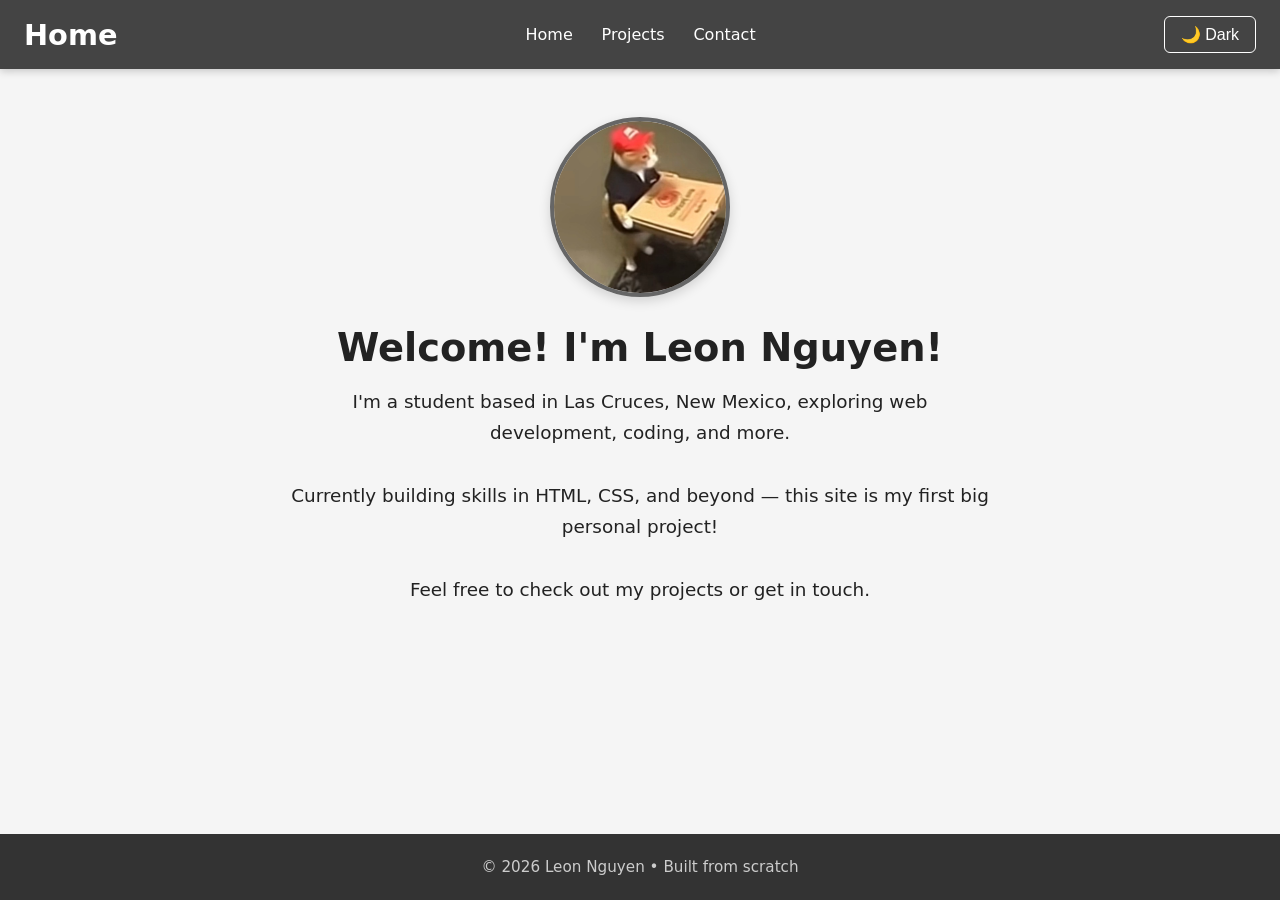
<file: index.html>
<!DOCTYPE html>
<html lang="en">
<head>
  <meta charset="UTF-8" />
  <meta name="viewport" content="width=device-width, initial-scale=1.0"/>
  <title>Leon Nguyen | Home</title>
  <link rel="stylesheet" href="css/style.css"> <!-- Link to external CSS file for styling -->
  <script defer src="js/script.js"></script> <!-- Link to external JavaScript file for interactivity -->
</head>
<body>

  <header>
    <div class="header-container">
      <h1>Home</h1>
      <nav>
        <ul>
          <li><a href="index.html">Home</a></li> <!-- Link to home page -->
          <li><a href="projects.html">Projects</a></li> <!-- Link to projects page -->
          <li><a href="contact.html">Contact</a></li> <!-- Link to contact page -->
        </ul>
      </nav>
      <!-- Dark mode toggle (extra credit) -->
      <button id="theme-toggle">Dark Mode</button>
    </div>
  </header>

  <main>
    <section class="hero">
      <img src="images/photo.jpg" alt="Leon Nguyen">
      <h2>Welcome! I'm Leon Nguyen!</h2>
      <p>
        I'm a student based in Las Cruces, New Mexico, exploring web development, coding, and more.<br><br>
        Currently building skills in HTML, CSS, and beyond — this site is my first big personal project!<br><br>
        Feel free to check out my projects or get in touch.
      </p>
    </section>
  </main>

  <footer>
    <p>© 2026 Leon Nguyen • Built from scratch</p>
  </footer>

</body>
</html>
</file>
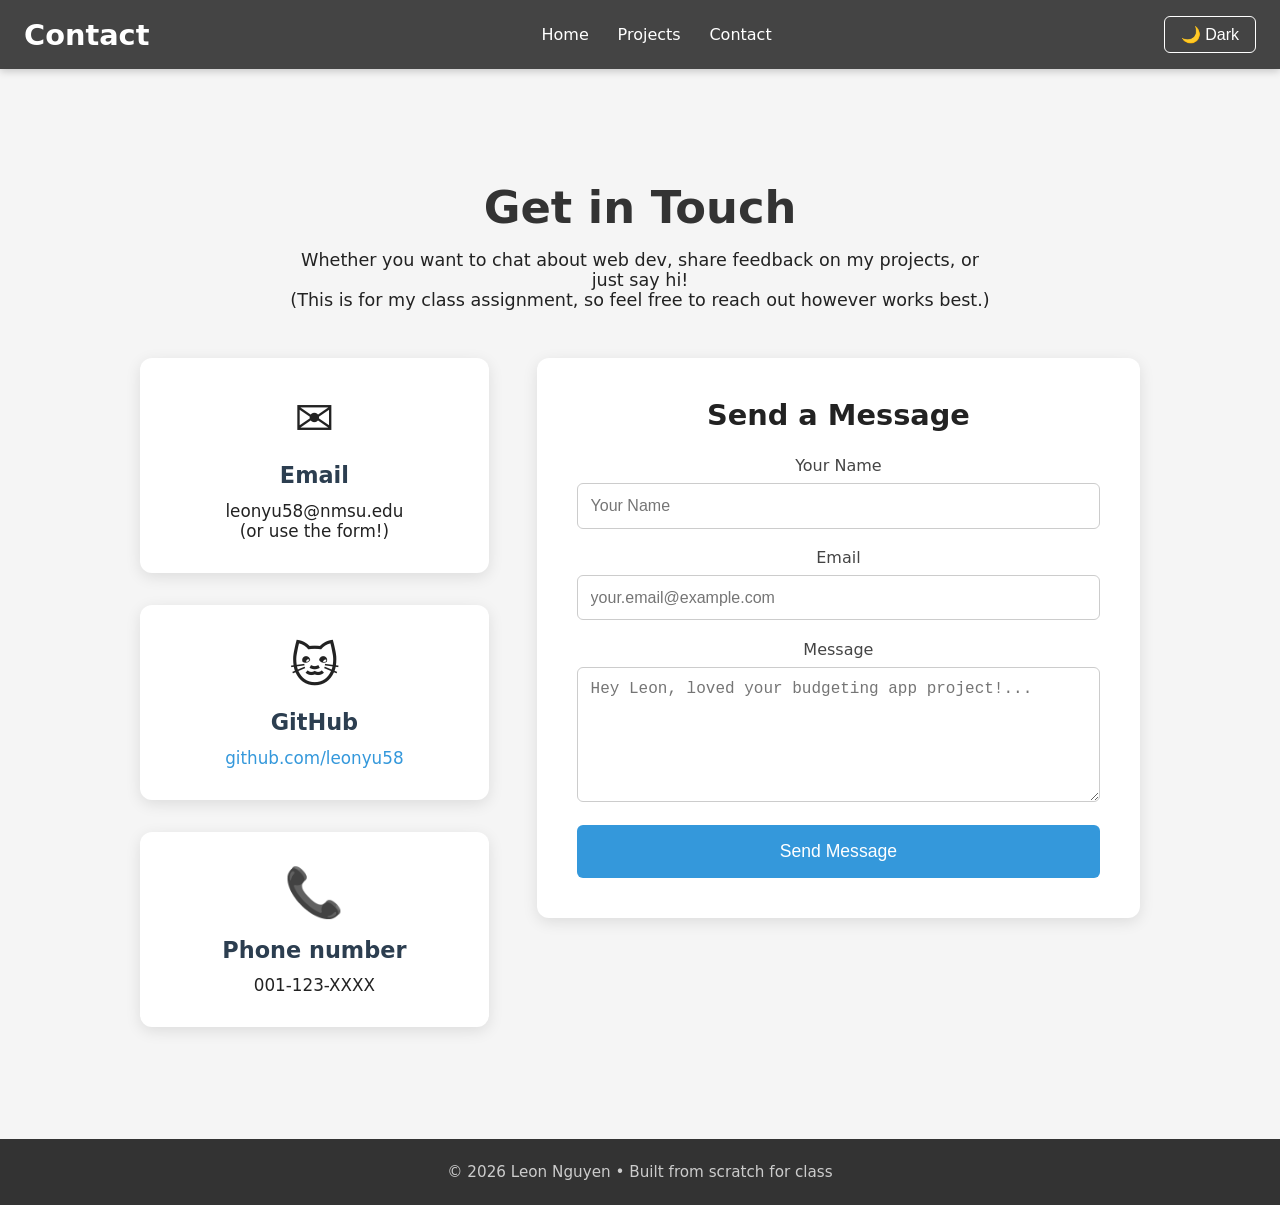
<file: contact.html>
<!DOCTYPE html>
<html lang="en">
<head>
  <meta charset="UTF-8" />
  <meta name="viewport" content="width=device-width, initial-scale=1.0"/>
  <title>Leon Nguyen | Contact</title>
  <link rel="stylesheet" href="css/style.css"> <!-- Link to external CSS file for styling -->
  <script defer src="js/script.js"></script> <!-- Link to external JavaScript file for interactivity -->

</head>
<body>

  <header>
    <div class="header-container">
      <h1>Contact</h1>
      <nav>
        <ul>
          <li><a href="index.html">Home</a></li> <!-- Link to home page -->
          <li><a href="projects.html">Projects</a></li> <!-- Link to projects page -->
          <li><a href="contact.html">Contact</a></li>   <!-- Link to contact page -->
        </ul>
      </nav>
      <button id="theme-toggle">Dark Mode</button> <!-- Dark mode toggle (extra credit) -->
    </div>
  </header>

  <main>
    <section class="content-section">
      <h2>Get in Touch</h2>
      <p style="text-align: center; max-width: 700px; margin: 0 auto 3rem; font-size: 1.1rem;">
        Whether you want to chat about web dev, share feedback on my projects, or just say hi!<br>
        (This is for my class assignment, so feel free to reach out however works best.)
      </p>

      <div class="contact-container">
        <!-- Contact Info Cards / Links -->
        <div class="contact-methods">
          <div class="contact-item">
            <span class="icon">✉️</span>
            <h3>Email</h3>
            <p>leonyu58@nmsu.edu<br>(or use the form!)</p>
          </div>

          <div class="contact-item">
            <span class="icon">🐱</span>
            <h3>GitHub</h3>
            <p><a href="https://github.com/leonyu58" target="_blank" rel="noopener">github.com/leonyu58</a></p>
          </div>

          <div class="contact-item">
            <span class="icon">📞</span>
            <h3>Phone number</h3>
            <p>001-123-XXXX</p>
          </div>
        </div>

        <!-- Simple Contact Form (looks good, no backend needed) -->
        <form class="contact-form">
          <h3>Send a Message</h3>
          <label for="name">Your Name</label>
          <input type="text" id="name" name="name" placeholder="Your Name" required>

          <label for="email">Email</label>
          <input type="email" id="email" name="email" placeholder="your.email@example.com" required>

          <label for="message">Message</label>
          <textarea id="message" name="message" rows="6" placeholder="Hey Leon, loved your budgeting app project!..." required></textarea>

          <button type="submit">Send Message</button>
        </form>
      </div>
    </section>
  </main>

  <footer>
    <p>© 2026 Leon Nguyen • Built from scratch for class</p>
  </footer>

</body>
</html>
</file>
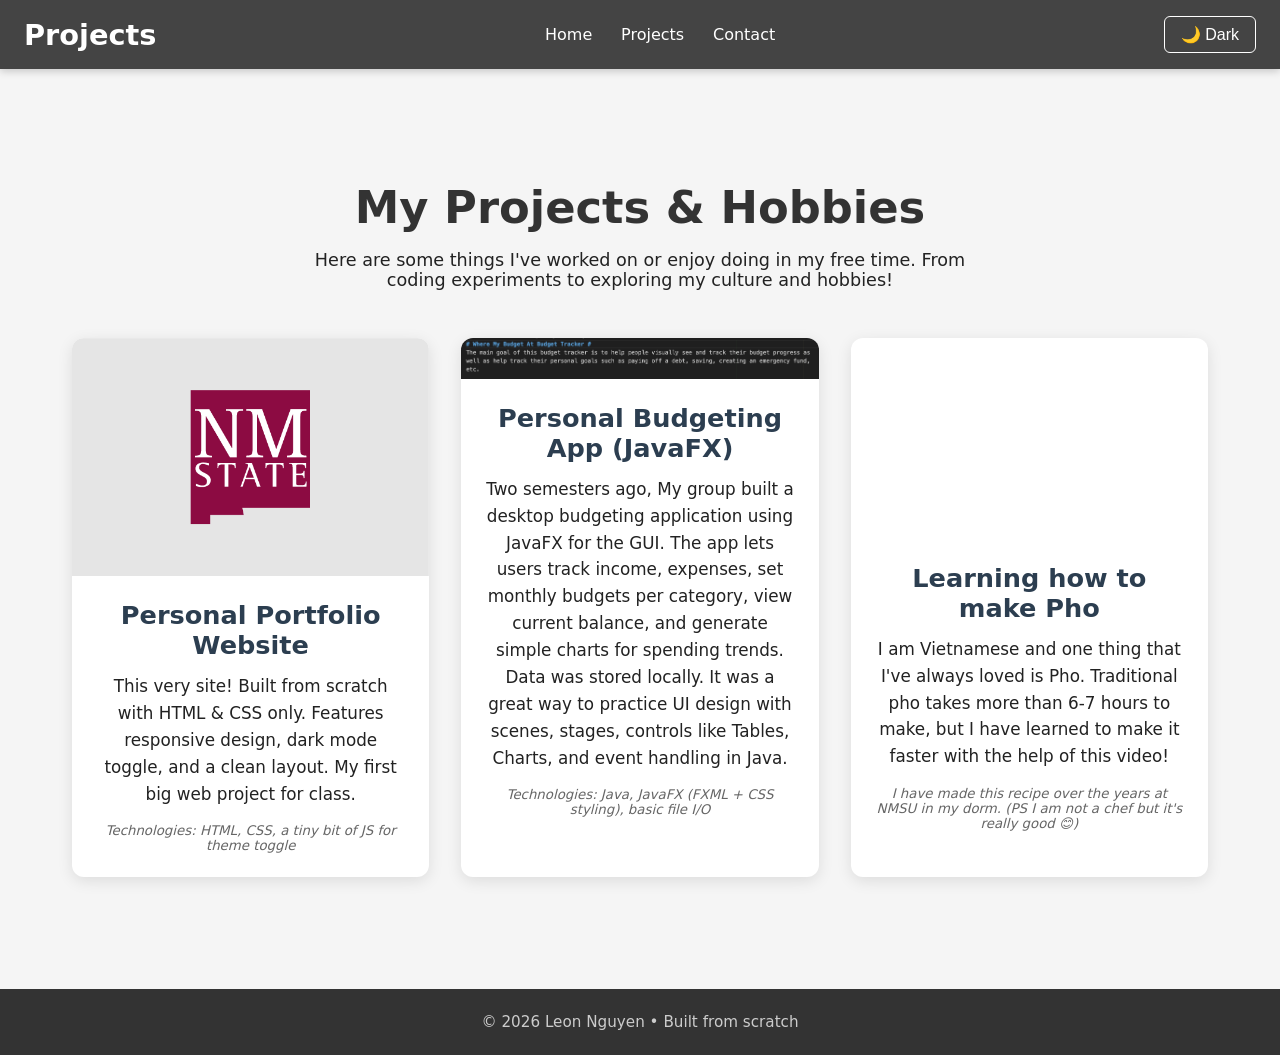
<file: projects.html>
<!DOCTYPE html>
<html lang="en">
<head>
  <meta charset="UTF-8" />
  <meta name="viewport" content="width=device-width, initial-scale=1.0"/>
  <title>Leon Nguyen | Projects & Hobbies</title>
  <link rel="stylesheet" href="css/style.css"> <!-- Link to external CSS file for styling -->
  <script defer src="js/script.js"></script> <!-- Link to external JavaScript file for interactivity -->

</head>
<body>

  <header>
    <div class="header-container">
      <h1>Projects</h1>
      <nav>
        <ul>
          <li><a href="index.html">Home</a></li> <!-- Link to home page -->
          <li><a href="projects.html">Projects</a></li> <!-- Link to projects page -->
          <li><a href="contact.html">Contact</a></li> <!-- Link to contact page -->
        </ul>
      </nav>
      <button id="theme-toggle">Dark Mode</button>
    </div>
  </header>

  <main>
    <section class="content-section"> <!-- Main content section -->
      <h2>My Projects & Hobbies</h2>
      <p style="text-align: center; max-width: 700px; margin: 0 auto 3rem; font-size: 1.1rem;">
        Here are some things I've worked on or enjoy doing in my free time. From coding experiments to exploring my culture and hobbies!
      </p>

      <div class="projects-grid">
        <!-- Project/Hobby 1 -->
        <article class="project-card">
          <img src="images/project1.png" alt="Screenshot or photo related to this project">
          <div class="project-content">
            <h3>Personal Portfolio Website</h3>
            <p>This very site! Built from scratch with HTML & CSS only. Features responsive design, dark mode toggle, and a clean layout. My first big web project for class.</p>
            <small>Technologies: HTML, CSS, a tiny bit of JS for theme toggle</small>
          </div>
        </article>

<!-- Project 2: Budgeting App (Software Project) -->
<article class="project-card">
  <img src="images/budget-desc.png" alt="Screenshot of my JavaFX Budgeting App">
  <div class="project-content">
    <h3>Personal Budgeting App (JavaFX)</h3>
    <p>Two semesters ago, My group built a desktop budgeting application using JavaFX for the GUI. The app lets users track income, expenses, set monthly budgets per category, view current balance, and generate simple charts for spending trends. Data was stored locally. It was a great way to practice UI design with scenes, stages, controls like Tables, Charts, and event handling in Java.</p>
    <small>Technologies: Java, JavaFX (FXML + CSS styling), basic file I/O</small>
  </div>
</article>

<!-- Project/Hobby 3 -->
<article class="project-card">
  <div class="media-wrapper">
    <iframe 
      width="100%" 
      height="315" 
      src="https://www.youtube.com/embed/yslkYSjAPh4" 
      title="How to make quick Pho tutorial" 
      frameborder="0" 
      allow="accelerometer; autoplay; clipboard-write; encrypted-media; gyroscope; picture-in-picture" 
      allowfullscreen>
    </iframe>
  </div>
  <div class="project-content">
    <h3>Learning how to make Pho</h3>
    <p>I am Vietnamese and one thing that I've always loved is Pho. Traditional pho takes more than 6-7 hours to make, but I have learned to make it faster with the help of this video!</p>
    <small>I have made this recipe over the years at NMSU in my dorm. (PS I am not a chef but it's really good 😊)</small>
  </div>
</article>

      </div>
    </section>
  </main>

  <footer>
    <p>© 2026 Leon Nguyen • Built from scratch</p>
  </footer>

</body>
</html>
</file>
<file: css/style.css>
/* css/style.css */
* {
  margin: 0;
  padding: 0;
  box-sizing: border-box;
}

body {
  font-family: system-ui, -apple-system, sans-serif;
  background-color: #f5f5f5;
  color: #222;
  min-height: 100vh;
  display: flex;
  flex-direction: column;
}

header {
  background-color: #444;
  color: white;
  padding: 1rem 1.5rem;
  position: sticky;
  top: 0;
  z-index: 100;
  box-shadow: 0 2px 8px rgba(0,0,0,0.2);
}

.header-container {
  max-width: 1400px;
  margin: 0 auto;
  display: flex;
  justify-content: space-between;
  align-items: center;
  flex-wrap: wrap;
  gap: 1.5rem;
}

h1 {
  font-size: 1.8rem;
  font-weight: 600;
}

nav ul {
  display: flex;
  list-style: none;
  gap: 1.8rem;
}

nav a {
  color: white;
  text-decoration: none;
  font-weight: 500;
  transition: color 0.2s;
}

nav a:hover {
  color: #a0d0ff;
}

main {
  flex: 1;
  padding: 3rem 1.5rem;
  text-align: center;
}

.hero {
  max-width: 800px;
  margin: 0 auto;
}

.hero img {
  width: 180px;
  height: 180px;
  border-radius: 50%;
  object-fit: cover;
  border: 4px solid #666;
  margin-bottom: 1.5rem;
  box-shadow: 0 4px 12px rgba(0,0,0,0.15);
}

.hero h2 {
  font-size: 2.4rem;
  margin-bottom: 1rem;
}

.hero p {
  font-size: 1.15rem;
  line-height: 1.7;
  max-width: 700px;
  margin: 0 auto 2rem;
}

#theme-toggle {
  background: none;
  border: 1px solid white;
  color: white;
  padding: 0.5rem 1rem;
  border-radius: 6px;
  cursor: pointer;
  font-size: 1rem;
}

#theme-toggle:hover {
  background: rgba(255,255,255,0.15);
}

/* Dark mode */
body.dark {
  background-color: #1a1a1a;
  color: #e0e0e0;
}

body.dark header,
body.dark footer {
  background-color: #222;
}

body.dark nav a:hover {
  color: #80bfff;
}

body.dark .hero img {
  border-color: #555;
}

/* Mobile adjustments */
@media (max-width: 700px) {
  .header-container {
    flex-direction: column;
    text-align: center;
  }
  
  nav ul {
    margin-top: 1rem;
    flex-wrap: wrap;
    justify-content: center;
    gap: 1.2rem;
  }

  .hero img {
    width: 150px;
    height: 150px;
  }

  .hero h2 {
    font-size: 2rem;
  }
}

footer {
  background-color: #333;
  color: #ccc;
  text-align: center;
  padding: 1.5rem;
  font-size: 0.95rem;
  margin-top: auto;
}


/* Projects page styles */
.content-section {
  max-width: 1200px;
  margin: 0 auto;
  padding: 2rem 1rem;
}

.content-section h2 {
  text-align: center;
  font-size: 2.8rem;
  margin-bottom: 1rem;
  color: #333;
}

body.dark .content-section h2 {
  color: #eee;
}

.projects-grid {
  display: grid;
  grid-template-columns: 1fr;
  gap: 2rem;
}

.project-card {
  background: white;
  border-radius: 12px;
  overflow: hidden;
  box-shadow: 0 4px 15px rgba(0,0,0,0.1);
  transition: transform 0.3s ease;
}

.project-card:hover {
  transform: translateY(-8px);
}

.project-card img,
.media-wrapper {
  width: 100%;
  height: auto;
  display: block;
}

.media-wrapper {
  position: relative;
  padding-bottom: 56.25%; /* 16:9 aspect ratio for YouTube */
  height: 0;
  overflow: hidden;
}

.media-wrapper iframe {
  position: absolute;
  top: 0;
  left: 0;
  width: 100%;
  height: 100%;
}

.project-content {
  padding: 1.5rem;
}

.project-content h3 {
  font-size: 1.6rem;
  margin-bottom: 0.8rem;
  color: #2c3e50;
}

.project-content p {
  font-size: 1.05rem;
  line-height: 1.6;
  margin-bottom: 1rem;
}

.project-content small {
  display: block;
  color: #666;
  font-style: italic;
}

body.dark .project-card {
  background: #222;
}

body.dark .project-content h3 {
  color: #a0d0ff;
}

body.dark .project-content small {
  color: #aaa;
}

/* Responsive: 2 columns on tablet+, 3 on desktop */
@media (min-width: 768px) {
  .projects-grid {
    grid-template-columns: repeat(2, 1fr);
  }
}

@media (min-width: 1024px) {
  .projects-grid {
    grid-template-columns: repeat(3, 1fr);
  }

  .content-section {
    padding: 4rem 2rem;
  }
}

/* Contact page styles */
.contact-container {
  display: flex;
  flex-direction: column;
  gap: 3rem;
  max-width: 1000px;
  margin: 0 auto;
}

.contact-methods {
  display: grid;
  grid-template-columns: repeat(auto-fit, minmax(220px, 1fr));
  gap: 2rem;
  text-align: center;
}

.contact-item {
  background: white;
  padding: 2rem 1.5rem;
  border-radius: 12px;
  box-shadow: 0 4px 15px rgba(0,0,0,0.1);
  transition: transform 0.3s;
}

.contact-item:hover {
  transform: translateY(-5px);
}

.contact-item .icon {
  font-size: 3rem;
  display: block;
  margin-bottom: 1rem;
}

.contact-item h3 {
  font-size: 1.4rem;
  margin-bottom: 0.8rem;
  color: #2c3e50;
}

.contact-item p {
  font-size: 1.05rem;
}

.contact-item a {
  color: #3498db;
  text-decoration: none;
  font-weight: 500;
}

.contact-item a:hover {
  text-decoration: underline;
}

.contact-form {
  background: white;
  padding: 2.5rem;
  border-radius: 12px;
  box-shadow: 0 4px 15px rgba(0,0,0,0.1);
}

.contact-form h3 {
  text-align: center;
  margin-bottom: 1.5rem;
  font-size: 1.8rem;
}

.contact-form label {
  display: block;
  margin-bottom: 0.5rem;
  font-weight: 500;
  color: #444;
}

.contact-form input,
.contact-form textarea {
  width: 100%;
  padding: 0.8rem;
  margin-bottom: 1.2rem;
  border: 1px solid #ccc;
  border-radius: 6px;
  font-size: 1rem;
}

.contact-form textarea {
  resize: vertical;
}

.contact-form button {
  width: 100%;
  padding: 1rem;
  background: #3498db;
  color: white;
  border: none;
  border-radius: 6px;
  font-size: 1.1rem;
  cursor: pointer;
  transition: background 0.2s;
}

.contact-form button:hover {
  background: #2980b9;
}

/* Dark mode adjustments */
body.dark .contact-item,
body.dark .contact-form {
  background: #222;
}

body.dark .contact-item h3,
body.dark .contact-form h3 {
  color: #a0d0ff;
}

body.dark .contact-form label {
  color: #ccc;
}

body.dark .contact-form input,
body.dark .contact-form textarea {
  background: #333;
  color: #eee;
  border-color: #555;
}

body.dark .contact-form button {
  background: #2980b9;
}

/* Responsive */
@media (min-width: 768px) {
  .contact-container {
    flex-direction: row;
    align-items: flex-start;
  }

  .contact-methods {
    flex: 1;
  }

  .contact-form {
    flex: 1.5;
  }
}
</file>
